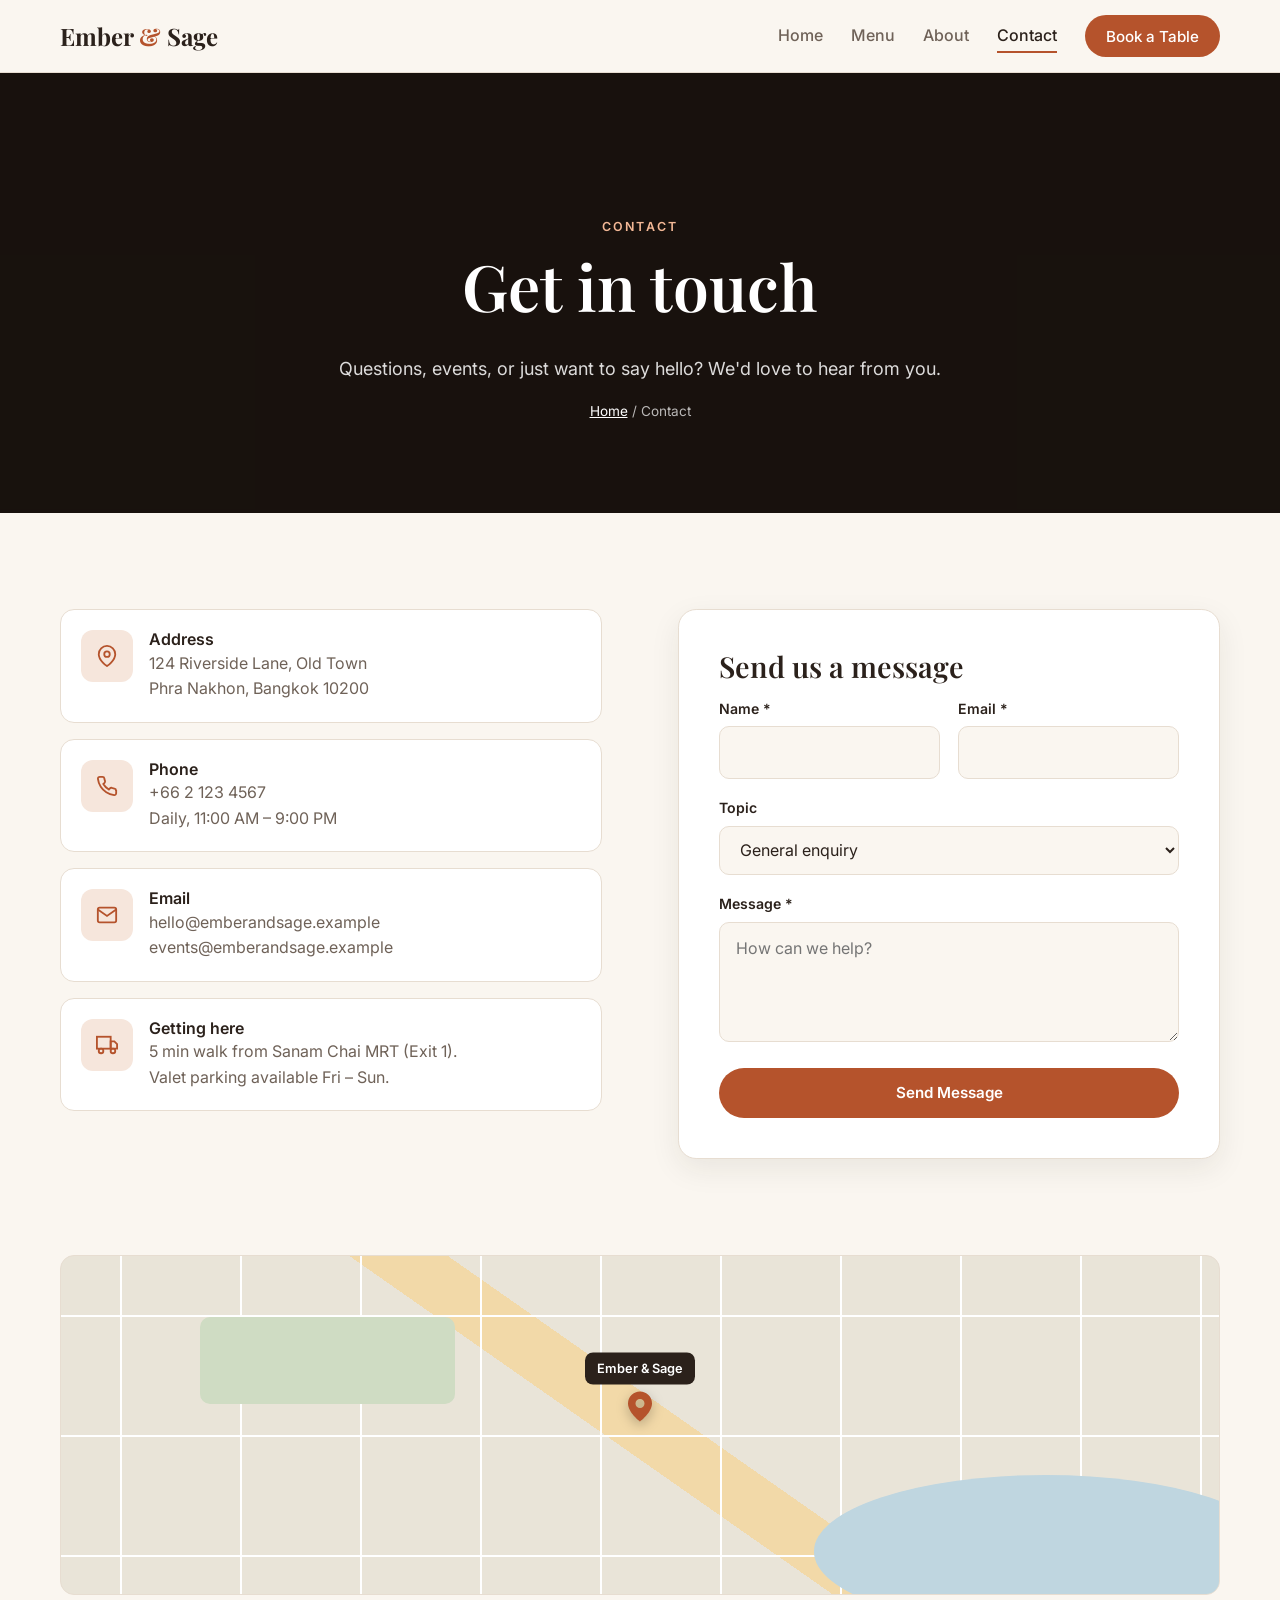
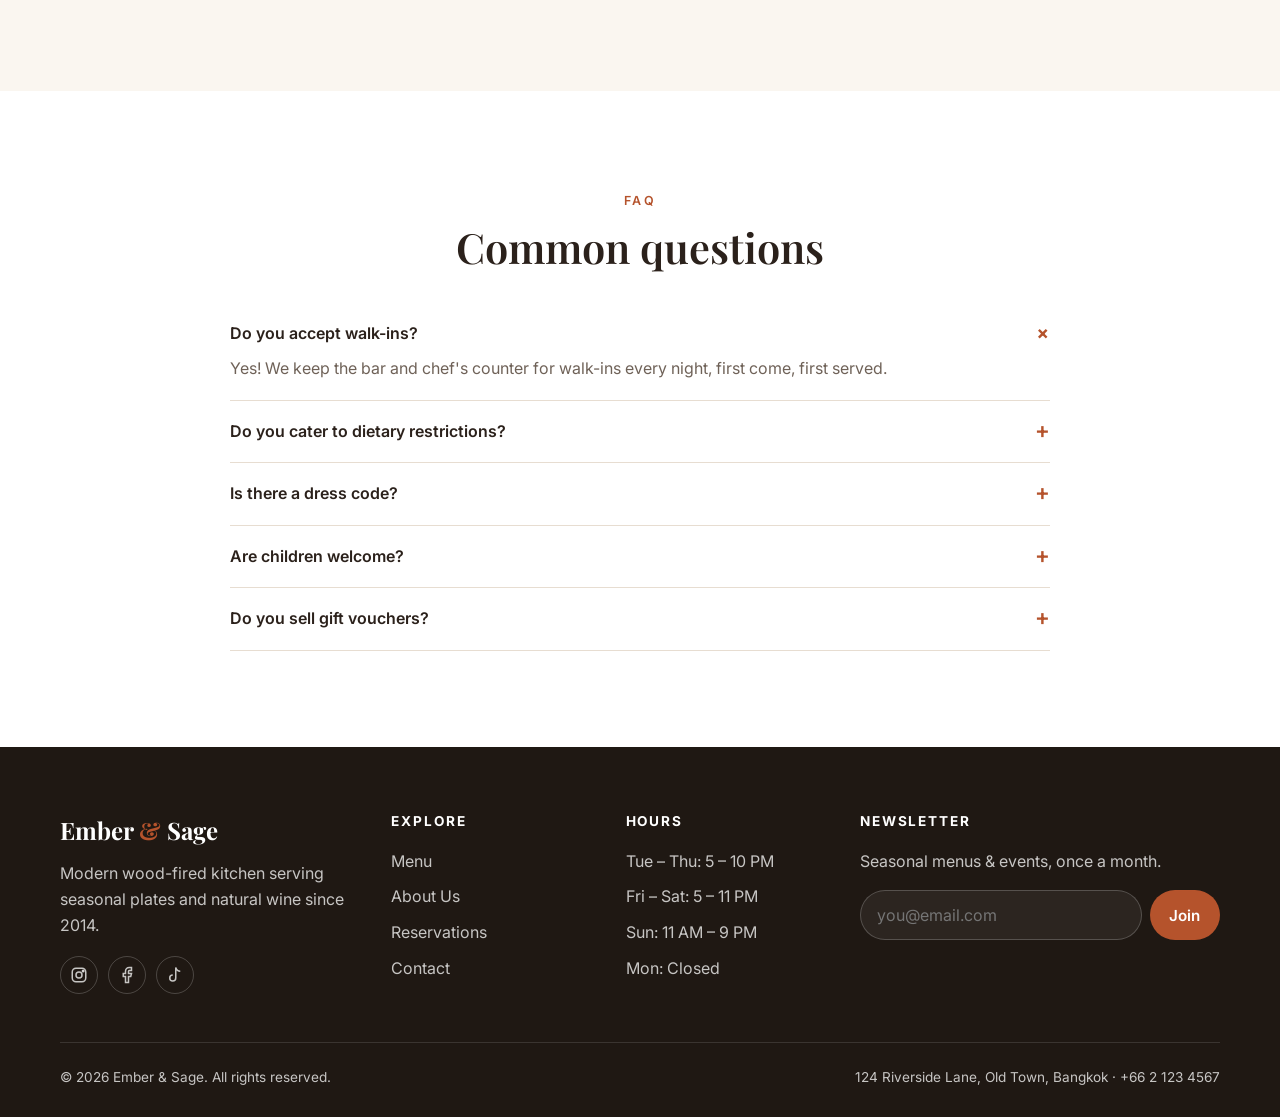
<file: examples/restaurant-website/contact.html>
<!DOCTYPE html>
<html lang="en">
<head>
  <meta charset="UTF-8">
  <meta name="viewport" content="width=device-width, initial-scale=1.0">
  <title>Contact — Ember &amp; Sage</title>
  <meta name="description" content="Ember & Sage is a modern wood-fired restaurant serving seasonal plates, natural wines and handmade pasta.">
  <link rel="preconnect" href="https://fonts.googleapis.com">
  <link rel="preconnect" href="https://fonts.gstatic.com" crossorigin>
  <link href="https://fonts.googleapis.com/css2?family=Inter:wght@400;500;600;700&family=Playfair+Display:wght@500;600;700&display=swap" rel="stylesheet">
  <link rel="stylesheet" href="css/style.css">
</head>
<body>
  <a class="skip-link" href="#main">Skip to content</a>

  <header class="site-header">
    <nav class="container nav" aria-label="Main">
      <a href="index.html" class="logo">Ember <span>&amp;</span> Sage</a>
      <input type="checkbox" id="nav-toggle" class="nav-toggle">
      <label for="nav-toggle" class="nav-toggle-label" aria-label="Toggle menu"><span></span></label>
      <ul class="nav-links">
        <li><a href="index.html">Home</a></li>
        <li><a href="menu.html">Menu</a></li>
        <li><a href="about.html">About</a></li>
        <li><a href="contact.html" aria-current="page">Contact</a></li>
        <li><a href="reservations.html" class="btn btn--primary">Book a Table</a></li>
      </ul>
    </nav>
  </header>

  <main id="main">
    <section class="page-hero" style="background-image:url('https://images.unsplash.com/photo-1559339352-11d035aa65de?w=1800&q=70&auto=format&fit=crop')">
      <div class="container">
        <span class="eyebrow">Contact</span>
        <h1>Get in touch</h1>
        <p class="lead">Questions, events, or just want to say hello? We'd love to hear from you.</p>
        <div class="breadcrumb"><a href="index.html">Home</a> / Contact</div>
      </div>
    </section>

    <section class="section">
      <div class="container split" style="align-items:start">
        <div class="contact-info">
          <div class="info-row">
            <div class="feature-icon" style="margin:0"><svg width="22" height="22" viewBox="0 0 24 24" fill="none" stroke="currentColor" stroke-width="2" aria-hidden="true"><path d="M21 10c0 7-9 13-9 13S3 17 3 10a9 9 0 0 1 18 0z"/><circle cx="12" cy="10" r="3"/></svg></div>
            <div><h3>Address</h3><p>124 Riverside Lane, Old Town<br>Phra Nakhon, Bangkok 10200</p></div>
          </div>
          <div class="info-row">
            <div class="feature-icon" style="margin:0"><svg width="22" height="22" viewBox="0 0 24 24" fill="none" stroke="currentColor" stroke-width="2" aria-hidden="true"><path d="M22 16.9v3a2 2 0 0 1-2.2 2 19.8 19.8 0 0 1-8.6-3.1 19.5 19.5 0 0 1-6-6A19.8 19.8 0 0 1 2.1 4.2 2 2 0 0 1 4.1 2h3a2 2 0 0 1 2 1.7c.1.9.4 1.8.7 2.7a2 2 0 0 1-.5 2.1L8 9.8a16 16 0 0 0 6 6l1.3-1.3a2 2 0 0 1 2.1-.4c.9.3 1.8.6 2.7.7a2 2 0 0 1 1.7 2z"/></svg></div>
            <div><h3>Phone</h3><p>+66 2 123 4567<br>Daily, 11:00 AM – 9:00 PM</p></div>
          </div>
          <div class="info-row">
            <div class="feature-icon" style="margin:0"><svg width="22" height="22" viewBox="0 0 24 24" fill="none" stroke="currentColor" stroke-width="2" aria-hidden="true"><rect x="2" y="4" width="20" height="16" rx="2"/><path d="M22 6l-10 7L2 6"/></svg></div>
            <div><h3>Email</h3><p>hello@emberandsage.example<br>events@emberandsage.example</p></div>
          </div>
          <div class="info-row">
            <div class="feature-icon" style="margin:0"><svg width="22" height="22" viewBox="0 0 24 24" fill="none" stroke="currentColor" stroke-width="2" aria-hidden="true"><rect x="1" y="3" width="15" height="13"/><path d="M16 8h4l3 3v5h-7z"/><circle cx="5.5" cy="18.5" r="2.5"/><circle cx="18.5" cy="18.5" r="2.5"/></svg></div>
            <div><h3>Getting here</h3><p>5 min walk from Sanam Chai MRT (Exit 1).<br>Valet parking available Fri – Sun.</p></div>
          </div>
        </div>

        <form class="form-card" onsubmit="return false" aria-labelledby="contact-title">
          <h2 id="contact-title" style="font-size:1.8rem">Send us a message</h2>
          <div class="form-grid">
            <div class="field">
              <label for="c-name">Name *</label>
              <input id="c-name" type="text" autocomplete="name" required>
            </div>
            <div class="field">
              <label for="c-email">Email *</label>
              <input id="c-email" type="email" autocomplete="email" required>
            </div>
            <div class="field full">
              <label for="c-topic">Topic</label>
              <select id="c-topic">
                <option>General enquiry</option>
                <option>Private dining &amp; events</option>
                <option>Gift vouchers</option>
                <option>Feedback</option>
                <option>Careers</option>
              </select>
            </div>
            <div class="field full">
              <label for="c-msg">Message *</label>
              <textarea id="c-msg" placeholder="How can we help?" required></textarea>
            </div>
            <div class="full"><button type="submit" class="btn btn--primary" style="width:100%">Send Message</button></div>
          </div>
        </form>
      </div>
    </section>

    <section class="section" style="padding-top:0">
      <div class="container">
        <div class="map-mock" role="img" aria-label="Map showing Ember & Sage on Riverside Lane">
          <div class="park"></div>
          <div class="water"></div>
          <div class="map-pin">
            <span class="bubble">Ember &amp; Sage</span>
            <svg width="36" height="36" viewBox="0 0 24 24" fill="currentColor" aria-hidden="true"><path d="M12 2a8 8 0 0 0-8 8c0 6 8 12 8 12s8-6 8-12a8 8 0 0 0-8-8zm0 11a3 3 0 1 1 0-6 3 3 0 0 1 0 6z"/></svg>
          </div>
        </div>
      </div>
    </section>

    <section class="section section--alt">
      <div class="container" style="max-width:820px">
        <div class="center" style="margin-bottom:32px">
          <span class="eyebrow">FAQ</span>
          <h2>Common questions</h2>
        </div>
        <div class="faq">
          <details open>
            <summary>Do you accept walk-ins?</summary>
            <p>Yes! We keep the bar and chef's counter for walk-ins every night, first come, first served.</p>
          </details>
          <details>
            <summary>Do you cater to dietary restrictions?</summary>
            <p>Absolutely. Our menu marks vegetarian, vegan and gluten-free dishes, and the kitchen can adapt most plates. Please mention allergies when booking.</p>
          </details>
          <details>
            <summary>Is there a dress code?</summary>
            <p>Smart casual. Come as you are, just no beachwear please.</p>
          </details>
          <details>
            <summary>Are children welcome?</summary>
            <p>Yes, we have high chairs and a small kids' menu. Let us know in your reservation notes.</p>
          </details>
          <details>
            <summary>Do you sell gift vouchers?</summary>
            <p>Yes, in any amount from ฿1,000, available in the restaurant or by email.</p>
          </details>
        </div>
      </div>
    </section>
  </main>

  <footer class="site-footer">
    <div class="container">
      <div class="footer-grid">
        <div>
          <a href="index.html" class="logo">Ember <span>&amp;</span> Sage</a>
          <p style="margin-top:12px">Modern wood-fired kitchen serving seasonal plates and natural wine since 2014.</p>
          <div class="socials">
            <a href="#" aria-label="Instagram"><svg width="18" height="18" viewBox="0 0 24 24" fill="none" stroke="currentColor" stroke-width="2" aria-hidden="true"><rect x="3" y="3" width="18" height="18" rx="5"/><circle cx="12" cy="12" r="4"/><circle cx="17.5" cy="6.5" r="1" fill="currentColor"/></svg></a>
            <a href="#" aria-label="Facebook"><svg width="18" height="18" viewBox="0 0 24 24" fill="none" stroke="currentColor" stroke-width="2" aria-hidden="true"><path d="M18 2h-3a5 5 0 0 0-5 5v3H7v4h3v8h4v-8h3l1-4h-4V7a1 1 0 0 1 1-1h3z"/></svg></a>
            <a href="#" aria-label="TikTok"><svg width="18" height="18" viewBox="0 0 24 24" fill="none" stroke="currentColor" stroke-width="2" aria-hidden="true"><path d="M9 12a4 4 0 1 0 4 4V2c1 3 3 5 6 5"/></svg></a>
          </div>
        </div>
        <div>
          <h4>Explore</h4>
          <ul>
            <li><a href="menu.html">Menu</a></li>
            <li><a href="about.html">About Us</a></li>
            <li><a href="reservations.html">Reservations</a></li>
            <li><a href="contact.html">Contact</a></li>
          </ul>
        </div>
        <div>
          <h4>Hours</h4>
          <ul>
            <li>Tue – Thu: 5 – 10 PM</li>
            <li>Fri – Sat: 5 – 11 PM</li>
            <li>Sun: 11 AM – 9 PM</li>
            <li>Mon: Closed</li>
          </ul>
        </div>
        <div>
          <h4>Newsletter</h4>
          <p>Seasonal menus &amp; events, once a month.</p>
          <form class="newsletter" onsubmit="return false">
            <label for="nl-email" class="sr-only">Email address</label>
            <input id="nl-email" type="email" placeholder="you@email.com">
            <button class="btn btn--primary" type="submit">Join</button>
          </form>
        </div>
      </div>
      <div class="footer-bottom">
        <span>© 2026 Ember &amp; Sage. All rights reserved.</span>
        <span>124 Riverside Lane, Old Town, Bangkok · +66 2 123 4567</span>
      </div>
    </div>
  </footer>
</body>
</html>
</file>
<file: examples/restaurant-website/css/style.css>
/* ===== Ember & Sage — shared styles ===== */
:root {
  --bg: #faf6f0;
  --surface: #ffffff;
  --ink: #2b211b;
  --muted: #6f6258;
  --line: #e7ddd1;
  --accent: #b5532c;
  --accent-ink: #ffffff;
  --accent-soft: #f6e6dc;
  --sage: #5f7356;
  --dark: #1f1813;
  --radius: 14px;
  --shadow: 0 10px 30px rgba(43, 33, 27, .08);
  --serif: "Playfair Display", Georgia, serif;
  --sans: "Inter", system-ui, -apple-system, "Segoe UI", sans-serif;
  --max: 1160px;
}

*, *::before, *::after { box-sizing: border-box; }
html { scroll-behavior: smooth; }
body {
  margin: 0;
  font-family: var(--sans);
  color: var(--ink);
  background: var(--bg);
  line-height: 1.6;
  -webkit-font-smoothing: antialiased;
}
img { max-width: 100%; display: block; }
a { color: inherit; }
h1, h2, h3 { font-family: var(--serif); line-height: 1.15; margin: 0 0 .5em; font-weight: 600; }
h1 { font-size: clamp(2.4rem, 5vw, 4rem); }
h2 { font-size: clamp(1.8rem, 3.5vw, 2.6rem); }
h3 { font-size: 1.3rem; }
p { margin: 0 0 1em; }

.container { width: min(var(--max), 100% - 32px); margin-inline: auto; }
.section { padding: clamp(56px, 8vw, 96px) 0; }
.section--alt { background: var(--surface); }
.eyebrow {
  display: inline-block;
  font-size: .78rem; letter-spacing: .18em; text-transform: uppercase;
  color: var(--accent); font-weight: 600; margin-bottom: .75rem;
}
.lead { font-size: 1.125rem; color: var(--muted); max-width: 60ch; }
.center { text-align: center; }
.center .lead { margin-inline: auto; }

.skip-link {
  position: absolute; left: -999px; top: 8px;
  background: var(--ink); color: #fff; padding: 8px 14px; border-radius: 8px; z-index: 100;
}
.skip-link:focus { left: 8px; }
:focus-visible { outline: 3px solid var(--accent); outline-offset: 3px; }

/* ===== Buttons ===== */
.btn {
  display: inline-flex; align-items: center; justify-content: center; gap: .5rem;
  padding: .85rem 1.6rem; border-radius: 999px;
  font: 600 .95rem var(--sans); text-decoration: none;
  border: 2px solid transparent; cursor: pointer;
  transition: transform .15s ease, background .2s ease, color .2s ease;
}
.btn:hover { transform: translateY(-2px); }
.btn--primary { background: var(--accent); color: var(--accent-ink); }
.btn--primary:hover { background: #9c4523; }
.btn--ghost { border-color: currentColor; color: inherit; background: transparent; }
.btn--light { background: #fff; color: var(--ink); }
.btn-row { display: flex; flex-wrap: wrap; gap: 12px; }

/* ===== Header / Nav ===== */
.site-header {
  position: sticky; top: 0; z-index: 50;
  background: rgba(250, 246, 240, .92);
  backdrop-filter: blur(10px);
  border-bottom: 1px solid var(--line);
}
.nav { display: flex; align-items: center; justify-content: space-between; height: 72px; }
.logo { font-family: var(--serif); font-size: 1.5rem; font-weight: 700; text-decoration: none; }
.logo span { color: var(--accent); }
.nav-links { display: flex; align-items: center; gap: 28px; list-style: none; margin: 0; padding: 0; }
.nav-links a { text-decoration: none; font-weight: 500; color: var(--muted); padding: 6px 0; position: relative; }
.nav-links a:hover, .nav-links a[aria-current="page"] { color: var(--ink); }
.nav-links a[aria-current="page"]::after {
  content: ""; position: absolute; left: 0; right: 0; bottom: -2px; height: 2px; background: var(--accent);
}
.nav-links .btn { color: var(--accent-ink); padding: .6rem 1.2rem; }
.nav-links .btn::after { display: none; }

/* CSS-only mobile menu */
.nav-toggle { display: none; }
.nav-toggle-label { display: none; cursor: pointer; padding: 10px; }
.nav-toggle-label span, .nav-toggle-label span::before, .nav-toggle-label span::after {
  display: block; width: 24px; height: 2px; background: var(--ink); position: relative; transition: .2s;
}
.nav-toggle-label span::before, .nav-toggle-label span::after { content: ""; position: absolute; }
.nav-toggle-label span::before { top: -7px; }
.nav-toggle-label span::after { top: 7px; }

@media (max-width: 820px) {
  .nav-toggle-label { display: block; }
  .nav-links {
    position: absolute; top: 72px; left: 0; right: 0;
    flex-direction: column; align-items: stretch; gap: 0;
    background: var(--bg); border-bottom: 1px solid var(--line);
    max-height: 0; overflow: hidden; transition: max-height .3s ease;
  }
  .nav-links li { border-top: 1px solid var(--line); }
  .nav-links a { display: block; padding: 14px 16px; }
  .nav-links a[aria-current="page"]::after { display: none; }
  .nav-links .btn { margin: 12px 16px; border-radius: 10px; }
  .nav-toggle:checked ~ .nav-links { max-height: 420px; }
  .nav-toggle:checked + .nav-toggle-label span { background: transparent; }
  .nav-toggle:checked + .nav-toggle-label span::before { top: 0; transform: rotate(45deg); }
  .nav-toggle:checked + .nav-toggle-label span::after { top: 0; transform: rotate(-45deg); }
}

/* ===== Hero ===== */
.hero {
  position: relative; min-height: min(86vh, 760px);
  display: grid; align-items: center; color: #fff;
  background: var(--dark) center/cover no-repeat;
}
.hero::before {
  content: ""; position: absolute; inset: 0;
  background: linear-gradient(90deg, rgba(20, 14, 10, .85) 0%, rgba(20, 14, 10, .35) 70%);
}
.hero > .container { position: relative; }
.hero h1 { max-width: 14ch; }
.hero .lead { color: rgba(255, 255, 255, .85); }
.hero .eyebrow { color: #f3b896; }
.hero-meta { display: flex; flex-wrap: wrap; gap: 28px; margin-top: 40px; font-size: .9rem; color: rgba(255,255,255,.8); }
.hero-meta strong { display: block; color: #fff; font-size: 1rem; }

.page-hero {
  position: relative; padding: clamp(80px, 12vw, 140px) 0 clamp(56px, 8vw, 90px);
  color: #fff; text-align: center;
  background: var(--dark) center/cover no-repeat;
}
.page-hero::before { content: ""; position: absolute; inset: 0; background: rgba(20, 14, 10, .62); }
.page-hero > .container { position: relative; }
.page-hero .lead { color: rgba(255,255,255,.85); margin-inline: auto; }
.page-hero .eyebrow { color: #f3b896; }
.breadcrumb { font-size: .85rem; color: rgba(255,255,255,.7); margin-top: 1rem; }
.breadcrumb a { color: #fff; }

/* ===== Grid helpers ===== */
.grid { display: grid; gap: 24px; }
.grid-2 { grid-template-columns: repeat(2, 1fr); }
.grid-3 { grid-template-columns: repeat(3, 1fr); }
.grid-4 { grid-template-columns: repeat(4, 1fr); }
@media (max-width: 960px) { .grid-3, .grid-4 { grid-template-columns: repeat(2, 1fr); } }
@media (max-width: 640px) { .grid-2, .grid-3, .grid-4 { grid-template-columns: 1fr; } }

.split { display: grid; grid-template-columns: 1fr 1fr; gap: clamp(32px, 6vw, 80px); align-items: center; }
@media (max-width: 860px) { .split { grid-template-columns: 1fr; } }
.split-img { border-radius: var(--radius); aspect-ratio: 4/5; object-fit: cover; width: 100%; background: var(--line); }

/* ===== Cards ===== */
.card {
  background: var(--surface); border: 1px solid var(--line);
  border-radius: var(--radius); overflow: hidden;
  transition: transform .2s ease, box-shadow .2s ease;
}
.card:hover { transform: translateY(-4px); box-shadow: var(--shadow); }
.card-img { aspect-ratio: 4/3; object-fit: cover; width: 100%; background: var(--line); }
.card-body { padding: 20px 22px 24px; }
.card-body p { color: var(--muted); font-size: .95rem; margin: 0; }
.card-top { display: flex; justify-content: space-between; align-items: baseline; gap: 12px; }
.price { font-weight: 700; color: var(--accent); white-space: nowrap; }

.feature { padding: 28px; background: var(--bg); border-radius: var(--radius); border: 1px solid var(--line); }
.feature-icon {
  width: 52px; height: 52px; border-radius: 12px;
  display: grid; place-items: center;
  background: var(--accent-soft); color: var(--accent); margin-bottom: 16px;
}
.feature p { color: var(--muted); margin: 0; }

.tag {
  display: inline-block; font-size: .72rem; font-weight: 600; letter-spacing: .04em;
  padding: 3px 9px; border-radius: 999px; background: var(--accent-soft); color: var(--accent);
}
.tag--sage { background: #e6ede2; color: var(--sage); }

/* ===== Testimonials ===== */
.quote { background: var(--surface); padding: 28px; border-radius: var(--radius); border: 1px solid var(--line); }
.quote blockquote { margin: 0 0 18px; font-family: var(--serif); font-size: 1.15rem; line-height: 1.5; }
.stars { color: #e0a43a; letter-spacing: 2px; margin-bottom: 12px; }
.who { display: flex; align-items: center; gap: 12px; font-size: .9rem; }
.avatar {
  width: 40px; height: 40px; border-radius: 50%;
  background: var(--accent-soft); color: var(--accent);
  display: grid; place-items: center; font-weight: 700;
}
.who small { display: block; color: var(--muted); }

/* ===== CTA band ===== */
.cta-band {
  background: var(--accent); color: #fff; border-radius: calc(var(--radius) * 1.5);
  padding: clamp(36px, 6vw, 64px);
  display: flex; flex-wrap: wrap; align-items: center; justify-content: space-between; gap: 24px;
}
.cta-band h2 { margin: 0; }
.cta-band p { margin: .5rem 0 0; opacity: .9; }

/* ===== Menu page ===== */
.menu-tabs {
  display: flex; gap: 8px; overflow-x: auto; padding: 6px; margin: 0 auto 40px;
  background: var(--surface); border: 1px solid var(--line); border-radius: 999px; width: fit-content; max-width: 100%;
}
.menu-tabs a {
  text-decoration: none; padding: .6rem 1.2rem; border-radius: 999px;
  font-weight: 500; color: var(--muted); white-space: nowrap;
}
.menu-tabs a:hover { color: var(--ink); background: var(--bg); }
.menu-tabs a.active { background: var(--ink); color: #fff; }

.menu-section { scroll-margin-top: 100px; margin-bottom: 64px; }
.menu-section-head { display: flex; align-items: end; justify-content: space-between; gap: 16px; border-bottom: 1px solid var(--line); padding-bottom: 14px; margin-bottom: 28px; }
.menu-section-head h2 { margin: 0; }
.menu-section-head p { margin: 0; color: var(--muted); }

.menu-list { display: grid; grid-template-columns: 1fr 1fr; gap: 8px 48px; }
@media (max-width: 760px) { .menu-list { grid-template-columns: 1fr; } }
.menu-item { display: grid; grid-template-columns: 76px 1fr; gap: 16px; padding: 14px 0; align-items: start; }
.menu-item img { width: 76px; height: 76px; border-radius: 12px; object-fit: cover; background: var(--line); }
.menu-item-head { display: flex; align-items: baseline; gap: 10px; }
.menu-item-head h3 { font-size: 1.1rem; margin: 0; }
.menu-item-head .dots { flex: 1; border-bottom: 2px dotted var(--line); transform: translateY(-4px); }
.menu-item p { color: var(--muted); font-size: .92rem; margin: 4px 0 6px; }
.menu-item .tags { display: flex; gap: 6px; flex-wrap: wrap; }

.legend { display: flex; flex-wrap: wrap; gap: 16px; justify-content: center; color: var(--muted); font-size: .9rem; margin-bottom: 32px; }

/* ===== About page ===== */
.stats { display: grid; grid-template-columns: repeat(4, 1fr); gap: 24px; text-align: center; }
@media (max-width: 760px) { .stats { grid-template-columns: repeat(2, 1fr); } }
.stat strong { display: block; font-family: var(--serif); font-size: 2.6rem; color: var(--accent); line-height: 1; }
.stat span { color: var(--muted); font-size: .9rem; }

.timeline { border-left: 2px solid var(--line); padding-left: 28px; display: grid; gap: 32px; }
.timeline-item { position: relative; }
.timeline-item::before {
  content: ""; position: absolute; left: -36px; top: 6px;
  width: 14px; height: 14px; border-radius: 50%; background: var(--accent); border: 3px solid var(--bg);
}
.timeline-item .year { font-weight: 700; color: var(--accent); }
.timeline-item p { color: var(--muted); margin: 0; }

.team-card { text-align: center; }
.team-card img { aspect-ratio: 1; object-fit: cover; border-radius: var(--radius); margin-bottom: 14px; width: 100%; background: var(--line); }
.team-card h3 { margin: 0; }
.team-card p { color: var(--muted); margin: 0; font-size: .92rem; }

/* ===== Forms ===== */
.form-card { background: var(--surface); border: 1px solid var(--line); border-radius: calc(var(--radius) * 1.3); padding: clamp(24px, 4vw, 40px); box-shadow: var(--shadow); }
.form-grid { display: grid; grid-template-columns: 1fr 1fr; gap: 18px; }
.form-grid .full { grid-column: 1 / -1; }
@media (max-width: 600px) { .form-grid { grid-template-columns: 1fr; } }
.field label { display: block; font-weight: 600; font-size: .88rem; margin-bottom: 6px; }
.field input, .field select, .field textarea {
  width: 100%; padding: .8rem 1rem; font: inherit; color: var(--ink);
  background: var(--bg); border: 1.5px solid var(--line); border-radius: 10px;
  transition: border-color .2s, background .2s;
}
.field input:focus, .field select:focus, .field textarea:focus { outline: none; border-color: var(--accent); background: #fff; }
.field textarea { min-height: 120px; resize: vertical; }
.field .hint { font-size: .8rem; color: var(--muted); margin-top: 4px; }

.chip-group { display: flex; flex-wrap: wrap; gap: 8px; border: 0; padding: 0; margin: 0; }
.chip-group legend { font-weight: 600; font-size: .88rem; margin-bottom: 8px; padding: 0; }
.chip input { position: absolute; opacity: 0; pointer-events: none; }
.chip span {
  display: inline-block; padding: .55rem 1rem; border-radius: 10px;
  border: 1.5px solid var(--line); background: var(--bg); cursor: pointer; font-size: .92rem; font-weight: 500;
  transition: .15s;
}
.chip input:checked + span { background: var(--ink); color: #fff; border-color: var(--ink); }
.chip input:focus-visible + span { outline: 3px solid var(--accent); outline-offset: 2px; }
.chip input:disabled + span { opacity: .4; text-decoration: line-through; cursor: not-allowed; }

.booking-layout { display: grid; grid-template-columns: 1.6fr 1fr; gap: 32px; align-items: start; }
@media (max-width: 900px) { .booking-layout { grid-template-columns: 1fr; } }
.side-card { background: var(--dark); color: #fff; border-radius: calc(var(--radius) * 1.3); padding: 32px; position: sticky; top: 96px; }
.side-card h3 { color: #fff; }
.side-card ul { list-style: none; padding: 0; margin: 0 0 24px; display: grid; gap: 14px; }
.side-card li { display: flex; gap: 12px; color: rgba(255,255,255,.85); font-size: .95rem; }
.side-card li svg { flex-shrink: 0; color: #f3b896; margin-top: 3px; }
.side-card hr { border: 0; border-top: 1px solid rgba(255,255,255,.15); margin: 24px 0; }
.hours-table { width: 100%; border-collapse: collapse; font-size: .92rem; }
.hours-table td { padding: 6px 0; color: rgba(255,255,255,.85); }
.hours-table td:last-child { text-align: right; }

/* ===== Contact page ===== */
.contact-info { display: grid; gap: 16px; }
.info-row { display: flex; gap: 16px; padding: 20px; background: var(--surface); border: 1px solid var(--line); border-radius: var(--radius); }
.info-row .feature-icon { flex-shrink: 0; }
.info-row h3 { font-family: var(--sans); font-size: 1rem; margin: 0 0 2px; }
.info-row p { margin: 0; color: var(--muted); }
.map-mock {
  position: relative; border-radius: var(--radius); overflow: hidden; min-height: 340px; border: 1px solid var(--line);
  background:
    linear-gradient(90deg, transparent 49%, #fff 49%, #fff 51%, transparent 51%) 0 0 / 120px 120px,
    linear-gradient(0deg, transparent 49%, #fff 49%, #fff 51%, transparent 51%) 0 0 / 120px 120px,
    linear-gradient(35deg, transparent 47%, #f2d9a8 47%, #f2d9a8 53%, transparent 53%),
    #e9e4d8;
}
.map-mock .park { position: absolute; left: 12%; top: 18%; width: 22%; height: 26%; background: #cfdcc3; border-radius: 10px; }
.map-mock .water { position: absolute; right: -5%; bottom: -10%; width: 40%; height: 45%; background: #bfd6e0; border-radius: 50%; }
.map-pin {
  position: absolute; left: 50%; top: 50%; transform: translate(-50%, -100%);
  display: flex; flex-direction: column; align-items: center;
}
.map-pin .bubble { background: var(--ink); color: #fff; font-size: .8rem; font-weight: 600; padding: 6px 12px; border-radius: 8px; white-space: nowrap; margin-bottom: 4px; }
.map-pin svg { color: var(--accent); filter: drop-shadow(0 4px 6px rgba(0,0,0,.25)); }

.faq details { border-bottom: 1px solid var(--line); padding: 18px 0; }
.faq summary { cursor: pointer; font-weight: 600; list-style: none; display: flex; justify-content: space-between; gap: 16px; }
.faq summary::-webkit-details-marker { display: none; }
.faq summary::after { content: "+"; font-size: 1.4rem; line-height: 1; color: var(--accent); transition: transform .2s; }
.faq details[open] summary::after { transform: rotate(45deg); }
.faq details p { color: var(--muted); margin: 10px 0 0; }

/* ===== Gallery strip ===== */
.gallery { display: grid; grid-template-columns: 2fr 1fr 1fr; grid-template-rows: 220px 220px; gap: 16px; }
.gallery img { width: 100%; height: 100%; object-fit: cover; border-radius: var(--radius); background: var(--line); }
.gallery img:first-child { grid-row: span 2; }
@media (max-width: 760px) {
  .gallery { grid-template-columns: 1fr 1fr; grid-template-rows: repeat(3, 160px); }
  .gallery img:first-child { grid-column: span 2; grid-row: auto; }
}

/* ===== Footer ===== */
.site-footer { background: var(--dark); color: rgba(255,255,255,.75); padding: 64px 0 28px; margin-top: 0; }
.footer-grid { display: grid; grid-template-columns: 1.5fr 1fr 1fr 1.2fr; gap: 40px; }
@media (max-width: 860px) { .footer-grid { grid-template-columns: 1fr 1fr; } }
@media (max-width: 520px) { .footer-grid { grid-template-columns: 1fr; } }
.site-footer .logo { color: #fff; }
.site-footer h4 { color: #fff; font-size: .85rem; letter-spacing: .14em; text-transform: uppercase; margin: 0 0 16px; }
.site-footer ul { list-style: none; padding: 0; margin: 0; display: grid; gap: 10px; }
.site-footer a { text-decoration: none; }
.site-footer a:hover { color: #fff; }
.newsletter { display: flex; gap: 8px; margin-top: 12px; }
.newsletter input {
  flex: 1; min-width: 0; padding: .7rem 1rem; border-radius: 999px; border: 1px solid rgba(255,255,255,.2);
  background: rgba(255,255,255,.06); color: #fff; font: inherit;
}
.newsletter .btn { padding: .7rem 1.1rem; }
.socials { display: flex; gap: 10px; margin-top: 18px; }
.socials a {
  width: 38px; height: 38px; border-radius: 50%; display: grid; place-items: center;
  border: 1px solid rgba(255,255,255,.2);
}
.socials a:hover { background: var(--accent); border-color: var(--accent); }
.footer-bottom {
  border-top: 1px solid rgba(255,255,255,.12); margin-top: 48px; padding-top: 24px;
  display: flex; flex-wrap: wrap; justify-content: space-between; gap: 12px; font-size: .85rem;
}

.sr-only { position: absolute; width: 1px; height: 1px; overflow: hidden; clip: rect(0 0 0 0); white-space: nowrap; }

@media (prefers-reduced-motion: reduce) {
  *, *::before, *::after { transition: none !important; scroll-behavior: auto !important; }
}
</file>
